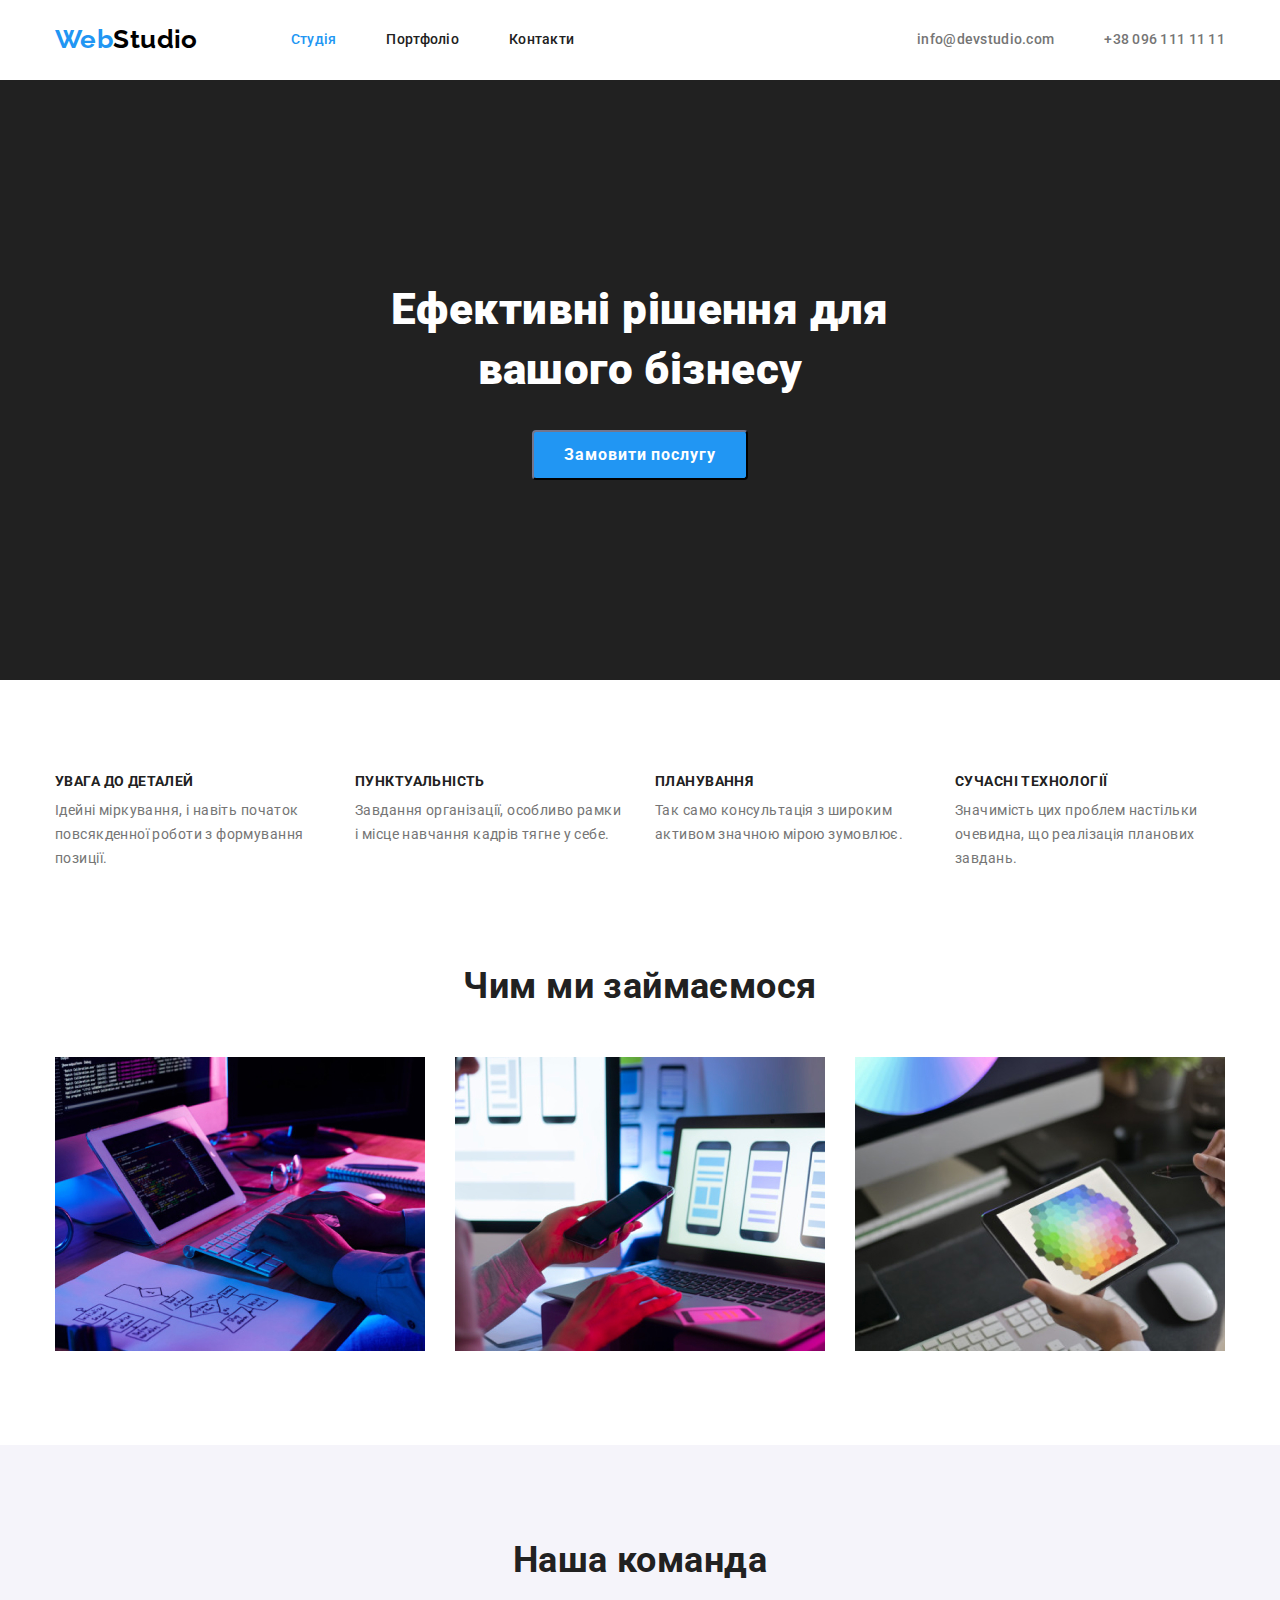
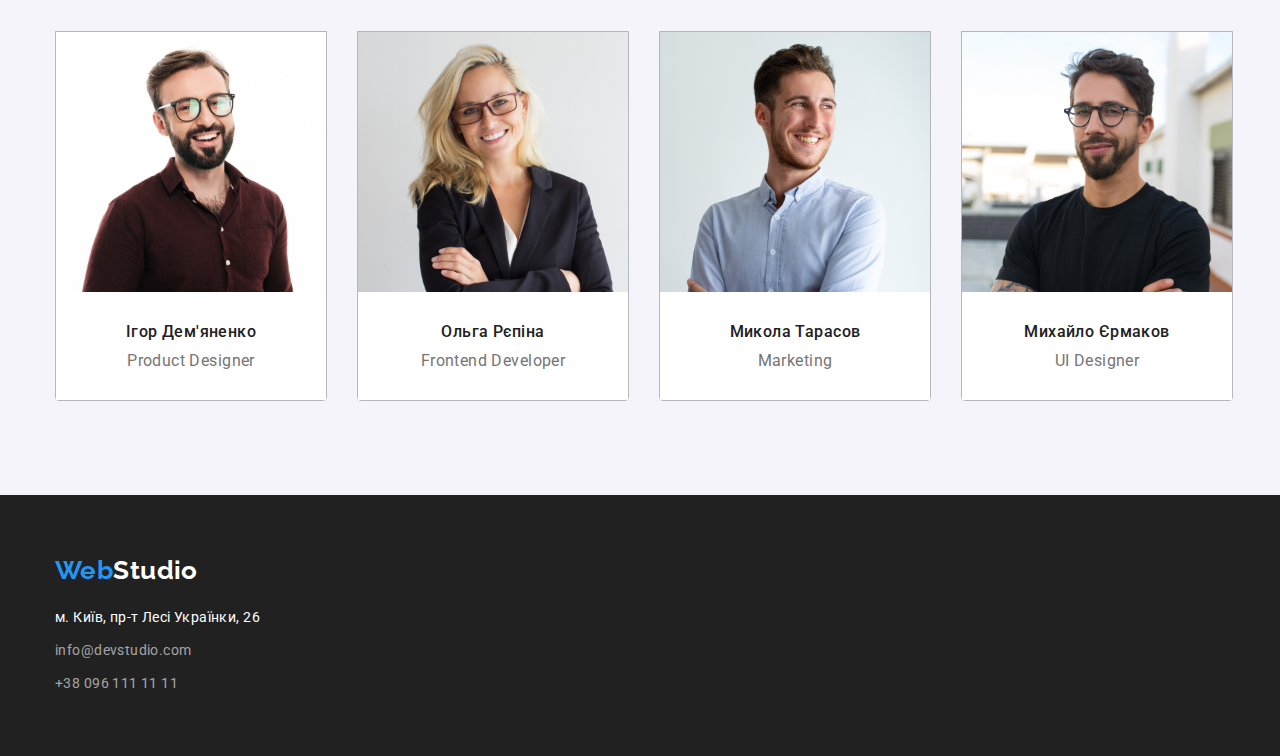
<file: index.html>
<!DOCTYPE html>
<html lang="uk">
<head>
    <meta charset="UTF-8">
    <meta http-equiv="X-UA-Compatible" content="IE=edge">
    <meta name="viewport" content="width=device-width, initial-scale=1.0">
    <title>Document</title>
    <link rel="preconnect" href="https://fonts.googleapis.com">
    <link rel="preconnect" href="https://fonts.gstatic.com" crossorigin>
    <link href="https://fonts.googleapis.com/css2?family=Raleway:wght@700&family=Roboto:wght@400;500;700;900&display=swap" rel="stylesheet">
    <link rel="stylesheet" href="https://cdnjs.cloudflare.com/ajax/libs/modern-normalize/1.1.0/modern-normalize.min.css">
    <link rel="stylesheet" href="./css/style.css" type="text/css">
</head>
<body>
    <header>
        <div class="header-conteiner container">
        <a class="logo logo-header" href=""><span class="logo logo-first">Web</span><span class="logo logo-second">Studio</span></a>
            <!-- navigation -->
            <nav class="header">
            <ul class="site-nav list">
                    <li class="site-nav item"><a href="./index.html" class="site-nav-link current link">Студія</a></li>
                    <li class="site-nav item"><a href="./portfolio.html" class="site-nav-link link">Портфоліо</a></li>
                    <li class="site-nav item"><a href="" class="site-nav-link link">Контакти</a></li>
            </ul>
        </nav>
        <!-- <group contacts"> -->
        <ul class="auth-nav list">
            <li>
            <a  class="mail link" href="mailto:info@devstudio.com">info@devstudio.com</a>
            </li>
            <li>
            <a class="tel link" href="tel:+380961111111" >+38 096 111 11 11</a>
            </li>
        </ul>
       </div>
    </header>
    <main>
        <section class="idea">
            <div class="container">
            <h1 class="idea-title">Ефективні рішення для<br> вашого бізнесу</h1>
            <button class ="idea-btn btn" type="button">Замовити послугу</button>
            </div>
        </section>
        <section class="priority">
            <div class="container">
            <h2 class="visually-hidden">Priority</h2>
            <ul class="priority-container list">
                <li>
                    <h3 class="priority-title">УВАГА ДО ДЕТАЛЕЙ</h3>
                    <p  class="priority-descr">Ідейні міркування, і навіть початок повсякденної роботи з формування позиції.</p>
                </li>
                <li>
                    <h3 class="priority-title">ПУНКТУАЛЬНІСТЬ</h3>
                    <p class="priority-descr">Завдання організації, особливо рамки і місце навчання кадрів тягне у себе.</p>
                </li>
                <li>
                    <h3 class="priority-title">ПЛАНУВАННЯ</h3>
                    <p class="priority-descr">Так само консультація з широким активом значною мірою зумовлює.</p>
                </li>
                <li>
                    <h3 class="priority-title">СУЧАСНІ ТЕХНОЛОГІЇ</h3>
                    <p class="priority-descr">Значимість цих проблем настільки очевидна, що реалізація планових завдань.</p>
                </li>
            </ul>
            </div>
        </section>
        <section class="job">
            <div class="container">
            <h2 class="job-title">Чим ми займаємося</h2>
            <ul class="job-container list">
                <li>
                <img class="job-img" src="./images/code.jpeg" alt="code" width="370">
                </li>
                <li>
                <img class="job-img" src="./images/support.jpeg" alt="support" width="370">
                </li>
                <li>
                <img class="job-img" src="./images/technology.jpeg" alt="technology" width="370">
                </li>
        </ul>
            </div>
        </section>
        <section class="team">
         <div class="container">
            <h2 class="team-title">Наша команда</h2>
            <ul class="team-container list">
                <li class="team-list">
                    <img class="team-img" src="./images/demiyanenko.jpeg" alt="desiner Igor Demiyanenko" width="270">
                    <div class="team-block">
                    <h3 class="team-person">Ігор Дем'яненко</h3>
                    <p class="team-job">Product Designer</p>
                    <a href="./icon-social/facebook.svg"></a>
                    <a href=""></a>
                    <a href=""></a>
                    <a href=""></a>

                    </div>
                </li>
                <li class="team-list">
                    <img class="team-img" src="./images/repina.jpeg" alt="developer Olga Repina" width="270">
                    <div class="team-block">
                    <h3 class="team-person">Ольга Рєпіна</h3>
                    <p class="team-job">Frontend Developer</p>
                    </div>
                </li>
                <li class="team-list">
                    <img class="team-img" src="./images/tarasov.jpeg" alt="marketing Mukola Tarasov" width="270">
                    <div class="team-block">
                    <h3 class="team-person">Микола Тарасов</h3>
                    <p class="team-job">Marketing</p>
                    </div>
                </li>
                <li class="team-list">
                    <img class="team-img" src="./images/ermakov.jpeg" alt="desiner Muchailo Ermakov" width="270">
                    <div class="team-block">
                    <h3 class="team-person">Михайло Єрмаков</h3>
                    <p class="team-job">UI Designer</p>
                    </div>
                </li>
            </ul>
        </div>    
        </section>
    </main>
    <footer class="footer">
        <div class="container">
        <a class="logo-footer logo link" href=""> <span class="logo logo-first">Web</span><span class="logo logo-third">Studio</span></a>
        <address>
        <ul class="adress list">
            <li class="adress-item">
                <a class="adress-post link" href="#">м. Київ, пр-т Лесі Українки, 26</a> 
            </li>
            <li class="adress-item">
                <a class="contact link" href="mailto:info@devstudio.com">info@devstudio.com</a>
            </li>
            <li class="adress-item">
                <a class="contact link" href="tel:+380961111111">+38 096 111 11 11</a>
            </li>
        </ul>
        </address>
        </div>
    </footer>
</body>
</html>
</file>
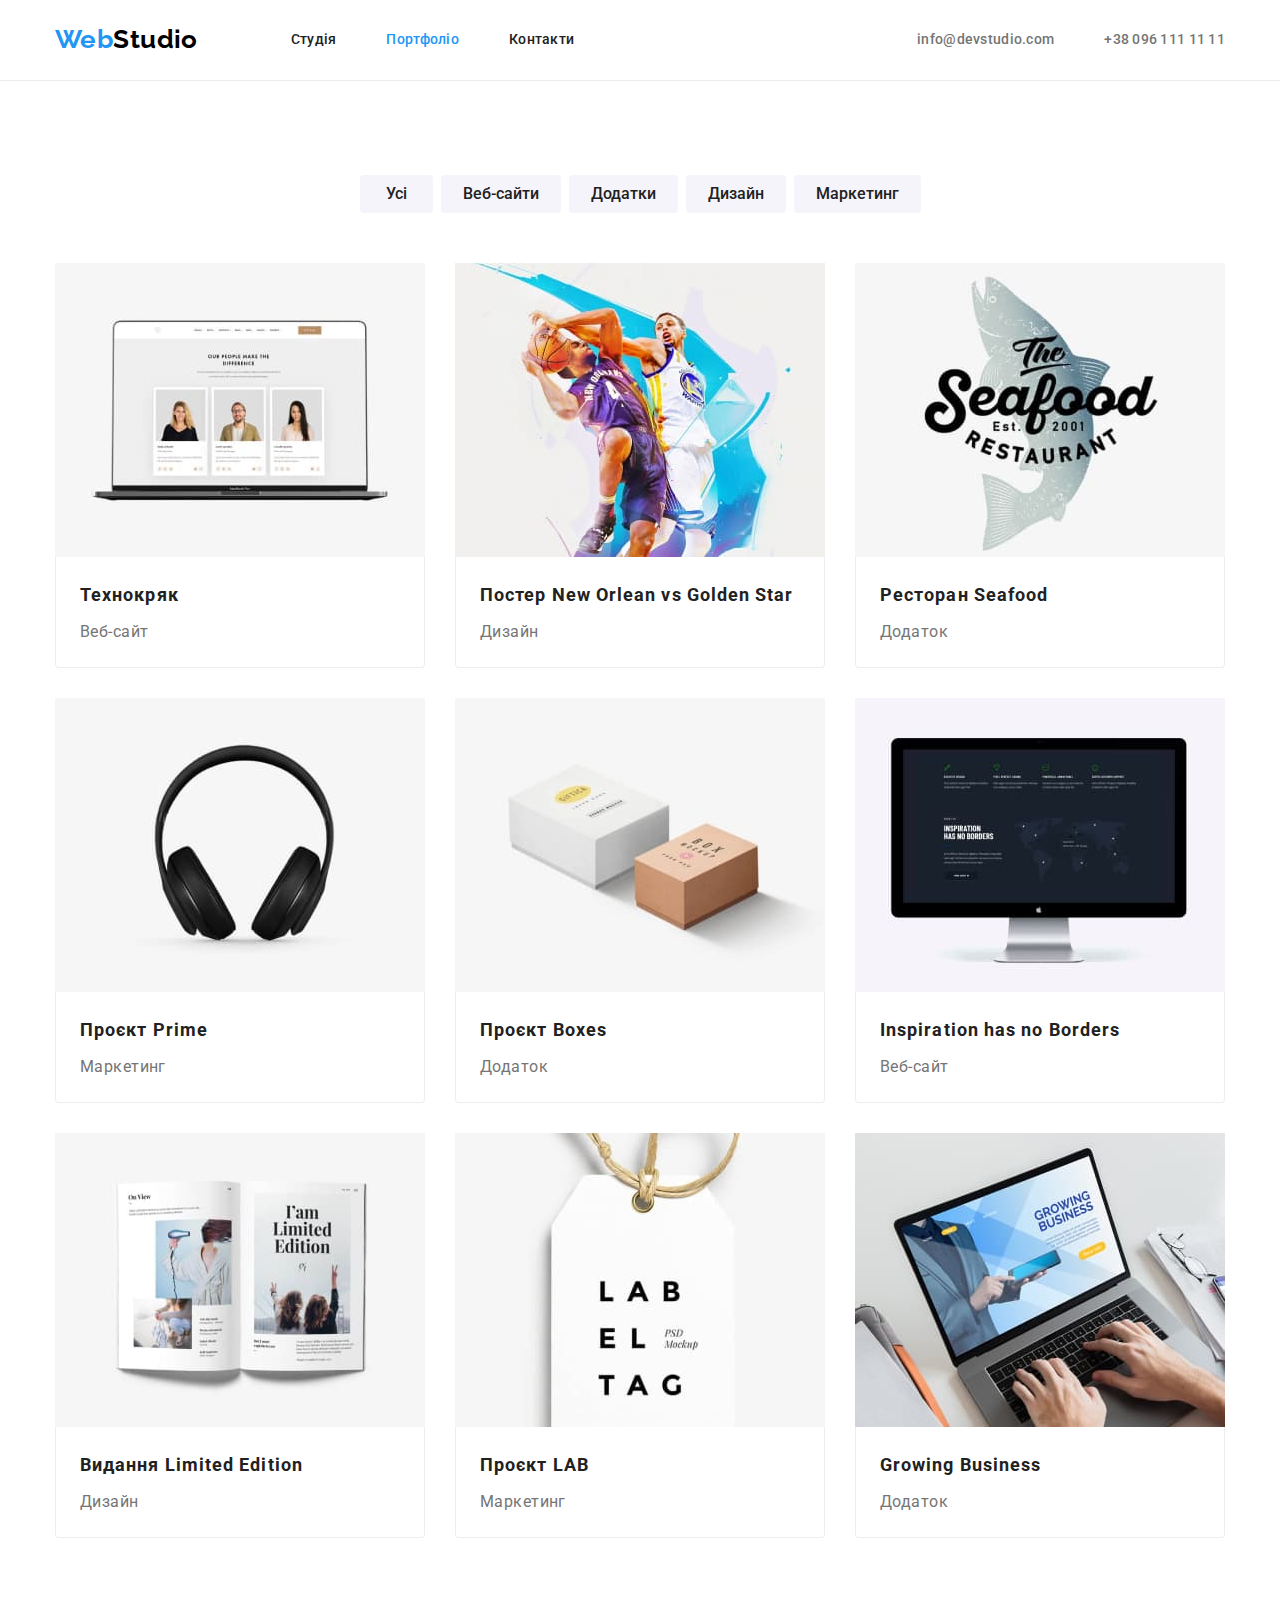
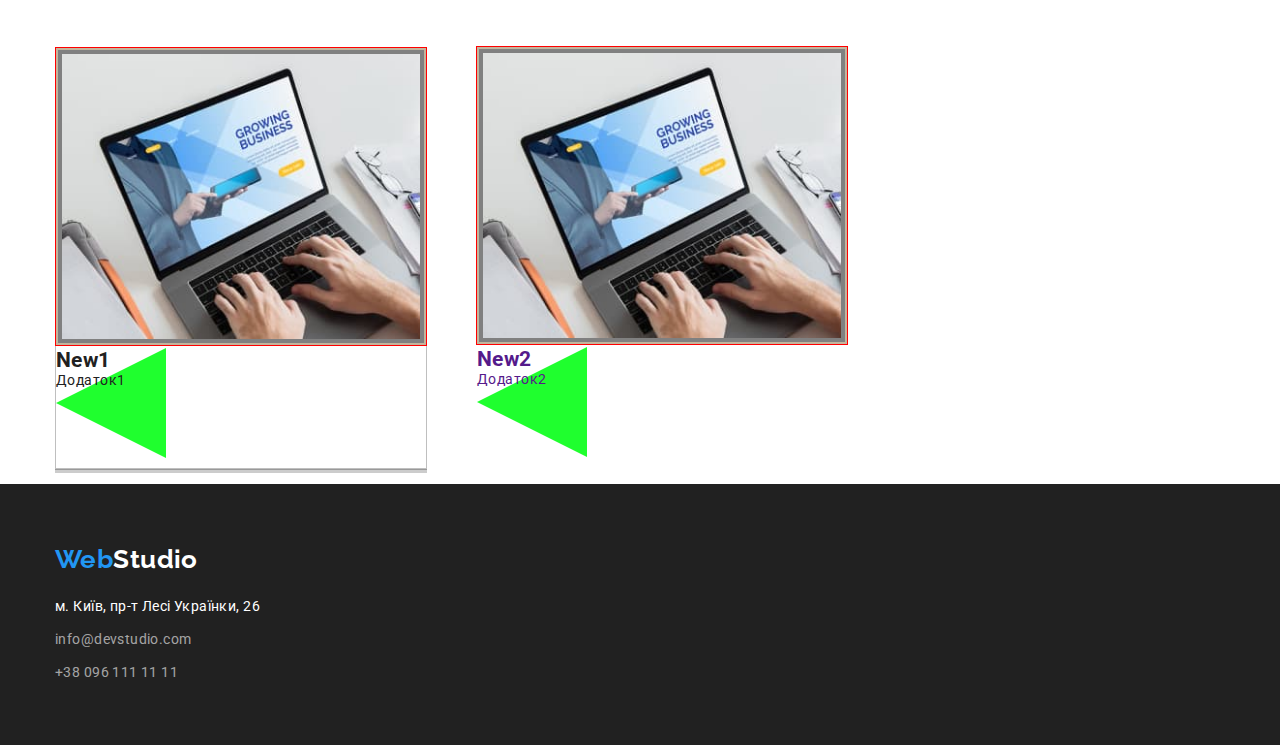
<file: portfolio.html>
<!DOCTYPE html>
<html lang="uk">
<head>
    <meta charset="UTF-8">
    <meta http-equiv="X-UA-Compatible" content="IE=edge">
    <meta name="viewport" content="width=device-width, initial-scale=1.0">
    <title>Document</title>
    <link rel="preconnect" href="https://fonts.googleapis.com">
    <link rel="preconnect" href="https://fonts.gstatic.com" crossorigin>
    <link href="https://fonts.googleapis.com/css2?family=Raleway:wght@700&family=Roboto:wght@400;500;700;900&display=swap" rel="stylesheet">
    <link rel="stylesheet" href="https://cdnjs.cloudflare.com/ajax/libs/modern-normalize/1.1.0/modern-normalize.min.css">
    <link rel="stylesheet" href="./css/style.css" type="text/css">
</head>
<body>
    <header class="header-border">
        <div class="header-conteiner container">
        <a class="logo logo-header" href=""><span class="logo logo-first">Web</span><span class="logo logo-second">Studio</span></a> 
        <nav class="header"> 
            <ul class="site-nav list">
                    <li class="site-nav item"><a href="./index.html" class="site-nav-link link">Студія</a></li>
                    <li class="site-nav item"><a href="./portfolio.html" class="site-nav-link current link">Портфоліо</a></li>
                    <li class="site-nav item"><a href="" class="site-nav-link link">Контакти</a></li>
            </ul>
        </nav>
        <!-- <div class="header-group"> -->
        <ul class="auth-nav list">
            <li>
            <a  class="mail link" href="mailto:info@devstudio.com">info@devstudio.com</a>
            </li>
            <li>
            <a class="tel link" href="tel:+380961111111" >+38 096 111 11 11</a>
            </li>
        </ul>
        <!-- </div> -->
       </div>
    </header>
    <main>
        <section class="choise">
        <div class="choise-container container">    
            <h1 class="visually-hidden">Choise projects</h1>
            <ul class="choise-list-container list"> 
                <li class="choise-item">
                    <button class="choise-btn btn" type="button">Усі</button>
                </li>
                <li class="choise-item">
                    <button class="choise-btn btn" type="button">Веб-сайти</button>
                </li> 
                <li class="choise-item">
                    <button class="choise-btn btn"  type="button">Додатки</button>
                </li>
                <li class="choise-item">
                    <button class="choise-btn btn" type="button">Дизайн</button>
                </li>
                <li class="choise-item">
                    <button class="choise-btn btn" type="button">Маркетинг</button>
                </li>
            </ul>
            <ul class="choise-project list">
            <li class="choise-project-item">
                <a href="" class="project-link link">
                <img class="project-img" src="./images/web1.jpeg" alt="Techno" width="370">   
                <div class="project-wrapper">
                    <h2 class="project-title">Технокряк</h2> 
                    <p class="project-type">Веб-сайт</p>
                </div>
                </a>
            </li>
            <li class="choise-project-item">
                <a href="" class="project-link link">
                 <img class="project-img" src="./images/poster1.jpeg" alt="Poster" width="370"> 
                <div class="project-wrapper">
                    <h2 class="project-title">Постер New Orlean vs Golden Star</h2>
                    <p class="project-type">Дизайн</p>
                </div>
                </a>
            </li>
            <li class="choise-project-item">
                <a href="" class="project-link link">
                <img class="project-img" src="./images/resto1.jpeg" alt="Restoran" width="370" >
                <div class="project-wrapper">
                    <h2 class="project-title">Ресторан Seafood</h2> 
                    <p class="project-type">Додаток</p>
                </div>
                </a>
            </li>
            <li class="choise-project-item">
                <a href="" class="project-link link">
                <img class="project-img" src="./images/prime1.jpeg" alt="Project prime" width="370"> 
                <div class="project-wrapper">
                    <h2 class="project-title">Проєкт Prime</h2>
                    <p class="project-type">Маркетинг</p>
                </div>
                </a>
            </li>
            <li class="choise-project-item">
                <a href="" class="project-link link">
                <img class="project-img" src="./images/box1.jpeg" alt="project boxes" width="370"> 
                <div class="project-wrapper">    
                    <h2 class="project-title">Проєкт Boxes</h2>
                    <p class="project-type">Додаток</p>
                </div>
                </a>
            </li>
            <li class="choise-project-item">
                <a href="" class="project-link link">
                <img class="project-img" src="./images/inspiration1.jpeg" alt="No borders" width="370"> 
                <div class="project-wrapper">   
                    <h2 class="project-title">Inspiration has no Borders</h2>
                    <p class="project-type">Веб-сайт</p>
                </div>
                </a>
            </li>
            <li class="choise-project-item">
                <a  href="" class="project-link link">
                <img class="project-img" src="./images/editionlimited1.jpeg" alt="Limited Edition" width="370">
                <div class="project-wrapper">
                    <h2 class="project-title">Видання Limited Edition</h2>
                    <p class="project-type">Дизайн</p>
                </div>
                </a>
            </li>
            <li class="choise-project-item">
                <a href="" class="project-link link">
                <img class="project-img" src="./images/lab1.jpeg" alt="Project LAB" width="370"> 
                <div class="project-wrapper">
                    <h2 class="project-title">Проєкт LAB</h2>
                    <p class="project-type">Маркетинг</p>
                </div>
                </a>
            </li>
            <li class="choise-project-item">
                <a href="" class="project-link link">
                <img class="project-img" src="./images/bisnessgrow1.jpeg" alt="Growing Business" width="370">
                <div class="project-wrapper">
                    <h2 class="project-title">Growing Business</h2>
                    <p class="project-type">Додаток</p>
                </div>
                </a>
            </li>
            </ul>
        </div>
        </section>
        <section class="new container">
            <ul class="new-list list">
                <li class="new-item">
                    <a href="" class=" link">
                        <img class="new-img" src="./images/bisnessgrow1.jpeg" alt="img1" width="370">
                    </a>
                        <div class="new-wrapper">
                            <h2 class="new-title">New1</h2>
                            <p class="new-type">Додаток1</p>
                        </div>
                       
                </li>
                <li class="new-item-border">
                    <a href="" class="link">
                        <img class="new-img" src="./images/bisnessgrow1.jpeg" alt="img1" width="370">
                        <div class="new-wrapper">
                            <h2 class="new-title">New2</h2>
                            <p class="new-type">Додаток2</p>
                        </div>
                        </a>
                </li>
            </ul>
        </section>
    </main>
    <footer class="footer">
        <div class="container">
        <a class="logo-footer logo link" href=""> <span class="logo logo-first">Web</span><span class="logo logo-third">Studio</span></a>
        <address>
            <ul class="adress list">
                <li class="adress-item">
                    <a class="adress-post link" href="#">м. Київ, пр-т Лесі Українки, 26</a> 
                </li>
                <li class="adress-item">
                    <a class="contact link" href="mailto:info@devstudio.com">info@devstudio.com</a>
                </li>
                <li class="adress-item">
                    <a class="contact link" href="tel:+380961111111">+38 096 111 11 11</a>
                </li>
            </ul>
            </address>
        </div>
    </footer>
    </body>
    </html>
</file>
<file: css/style.css>
/* main color text #212121 */
/* another color text #757575 */
/* white color text  #FFFFFF   */  
/* link  #2196F3  */
/* another link rgba(255, 255, 255, 0.6 */
:root {
    --main-text-color:#212121;
    --secondary-text-color:#757575;
    --accent-text-color:#2196F3;
    --white-text-color:#FFFFFF ;
    --card-gap:30px;
}
/*body*/
body {
    font-family: 'Roboto', sans-serif;
    font-size: 14px;
    letter-spacing: 0.03em;
    color:var(--main-text-color);
}
/* reset*/

.list {
    list-style: none;
    padding: 0;
    margin: 0;
}
h1, h2, h3, h4, h5, h6, p {
    margin: 0;
}

/* /reset  */

.container {
    width: 1200px;
    margin-left: auto;
    margin-right: auto;
    padding-right: 15px;
    padding-left: 15px;

}

/*header*/
.header {
    display:flex;
    align-items: center;
    
    background-color: var(--white-text-color);
}
.header-border {
    border-bottom: 1px solid #ECECEC;   
}
.header-conteiner {
    display:flex;
    align-items: center;

}

/*logo*/

.logo {
    
    font-family: 'Raleway', sans-serif;
    font-weight: 700;
    font-size: 26px;
    line-height: 1.19;
    text-decoration: none;
}

.logo-header {
    display:block;
    margin-right: 93px;
    padding-top: 24px;
    padding-bottom: 25px;
    
}

.logo-first {
    color: var(--accent-text-color);
}

.logo-second {
    color:#000000
}
.logo-third {
    color: var(--white-text-color);
}
 
/*page navigation*/
.site-nav {
    display:flex;
    align-items: center;
    font-weight: 500;
    line-height: 1.14;
    letter-spacing: 0.02em
}
.link {
    text-decoration:none;
}

.site-nav-link {
    display:block;
    padding-top: 32px;
    padding-bottom: 32px;
    color:var(--main-text-color);
}
.site-nav-link.current {
    color:var(--accent-text-color)
}
.site-nav .link:hover, .site-nav .link:focus {
    color: var(--accent-text-color);
}

.site-nav .item+.item {
    margin-left: 50px;
}


.auth-nav {
    display:flex;
    align-items: center;
    margin-left: auto;
    padding-top: 32px;
    padding-bottom: 32px;
    font-weight: 500;
    line-height: 1.14;
    letter-spacing: 0.02em;
}
 .auth-nav .link:hover, .auth-nav .link:focus {
   color: var(--accent-text-color) ;
 }

.mail {
    display:block;
    margin-right: 50px;
    color: var(--secondary-text-color);
}

.tel {
    display:block;
    
    color:var(--secondary-text-color);

}

/*title section*/

.idea {
    /*display: inline-block;*/
    padding-top: 200px;
    padding-bottom: 200px;

    text-align: center;
    background-color: #212121; 
}
.idea-title {
    
    margin-right: auto;
    margin-bottom: 30px;
    margin-left: auto;
    font-weight: 900;
    font-size: 44px;
    line-height: 1.36;
    color: var(--white-text-color);

}
/*button order*/
.idea-btn {
    display:flex;
    align-items: center;
    justify-content: center;
    width: 216px;
    height: 50px;
    border-color: #2F303A;
    border-radius: 4px;
    font-weight: 700;
    font-size: 16px;
    line-height: 1.88;
    letter-spacing: 0.06em;
    color: var(--white-text-color);
    background-color: var(--accent-text-color);
}
.btn {
    display: inline-block;
    font-family: inherit;
    cursor: pointer;
}
.idea-btn:hover,.idea-btn:focus {
    background-color: #188CE8;
}
/*section priority*/
.visually-hidden {
    position: absolute;
    width: 1px;
    height: 1px;
    margin: -1px;
    border: 0;
    padding: 0;
    
    white-space: nowrap;
    clip-path: inset(100%);
    clip: rect(0 0 0 0);
    overflow: hidden;
  }

.priority {
    
    padding-top: 94px;
    padding-bottom: 94px;

}
.priority-title {
    margin-bottom: 10px;
    font-size: 14px;
}
.list .priority-title {
    font-weight: 700;
    line-height: 1.1;
}
.list .priority-descr {
    font-weight: 400;
    line-height: 1.71;
    color:var(--secondary-text-color);
}

.priority-descr {
    width: 270px;
}

.priority-container {
    display: flex;
    gap: 30px;
}
/*section job*/

.job {
    padding-bottom: 94px;
}

.job-title {
    margin-bottom: 50px;
    font-weight: 700;
    font-size: 36px;
    line-height: 1.17;
    text-align: center;
}

.job-img {
    display:block;
}

.job-container {
    display:flex;
    gap: 30px;
}
/*section team*/
.team {
    padding-top: 94px;
    padding-bottom: 94px;
    background: #F5F4FA;
}
.team-title {
    margin-bottom: 50px;
    font-weight: 700;
    font-size: 36px;
    line-height: 1.17;
    text-align: center;
}
.team-img {
    display:block;
}
.team-person {
    margin-bottom: 10px;
    font-weight: 500;
    font-size: 16px;
    line-height: 1.19;
    text-align: center;
}
.team-job {
    font-weight: 400;
    font-size: 16px;
    line-height: 1.19;
    text-align: center;
    color: var(--secondary-text-color);
}
.team-block {
    padding-top: 30px;
    padding-bottom: 30px;

    background-color: var(--white-text-color);
   

}
.team-container {
    display: flex;
    gap: 30px;

} 

.team-list {
    border: 1px solid rgba(0, 0, 0, 0.25);
    border-bottom-right-radius: 4px;
    border-bottom-left-radius: 4px;
   
}

/* footer contacts*/
.footer {
    padding-top: 60px;
    padding-bottom: 60px;
    background-color: #212121; 
}

.logo-footer {
    display:block;
    margin-bottom: 20px;
}
.adress {
    font-style: normal;
    font-weight: 400;
    line-height: 1.71;
}
.adress-post {
    color: var(--white-text-color);
}
.contact {
    color: rgba(255, 255, 255, 0.6);
}
.adress .link:hover,.adress .link:focus {
    color: var(--accent-text-color);
}
.adress-post, .contact {
    display:block;
}

.adress-item:not(:last-child) {
    margin-bottom: 9px;
}

/*portfolio main*/
/*section choise*/
.choise {
    padding-top: 94px;
    padding-bottom: 94px;
    
}

.choise-list-container {
    display:flex;
    justify-content: center;
    margin-bottom: 50px;
}
.choise-item:not(:last-child) {
    margin-right: 8px;
}
.choise-btn {
    padding-top: 6px;
    padding-right: 22px;
    padding-bottom: 6px;
    padding-left: 22px;
    min-width: 73px;
    border: none;
    border-radius: 4px;
    font-weight: 500;
    font-size: 16px;
    line-height: 1.63;
    text-align: center;
    color:var(--main-text-color);
    background-color: #F5F4FA;
}

.list .choise-btn:hover, .list .choise-btn:focus {
    color: var(--white-text-color);
    background-color: var(--accent-text-color);
}
.choise-project {
    display:flex;
    flex-wrap: wrap;
    gap:var(--card-gap);
}
.project-wrapper {
    padding: 20px 24px;
    border: 1px solid #EEEEEE;
    border-top: none;
    border-bottom-right-radius: 4px;
    border-bottom-left-radius: 4px;
}

.choise-project-item {
    
    flex-basis: calc((100% - var(--card-gap)*2)/3);
}


.project-title {
    margin-bottom: 4px;
    font-weight: 700;
    font-size: 18px;
    line-height: 2.0;
    letter-spacing: 0.06em;
    color: var(--main-text-color);
}

.project-type {
    font-weight: 400;
    font-size: 16px;
    line-height: 1.88;
    color:var(--secondary-text-color);
}

.project-img, .project-link {
    display: block;
}

/********new*******/
.new {
    padding: 15px;
}
.new-list  {
    position: relative;
    display: flex;
    gap: 50px;
}
.new-wrapper {
    
    height: 120px;

}
.new-item  {
    display: block;
    border: 1px solid rgba(0, 0, 0, 0.25);
    box-shadow:0 4px rgb(0 0 0 / 20%), 0 1px rgb(0 0 0 / 14%), 0 1px rgb(0 0 0 / 12%);
}
.new-wrapper::before {
    position: absolute;
    content: '';
    width: 0;
    height: 0;
    border-style: solid;
    border-width: 55px 110px 55px 0;
    border-color: transparent #1fff2e transparent transparent;
    z-index: -1;
}
.new-wrapper:hover .new-wrapper::before {

    border-right-color: red;
}

.new-item::before, .new-item::after {
    content: ''; /* Вывод тени */
    position: absolute; /* Абсолютное позиционирование */
    bottom: 0; /* Положение снизу */
    left: 0; /* Положение слева */
    width: 50%; /* Ширина тени */
    max-width: 100%; /* Максимальная ширина тени */
    height: 15px; /* Высота тени */
    /*box-shadow: 0 15px 10px rgba(0,0,0,0.5);*/ /* Тень */
    transform: rotate(-3deg); /* Поворот */
    z-index: -1; /* Опускаем ниже блока */
   }

.new-item::after {
    transform: rotate(3deg); /* Поворот */
    right: 0; /* Положение справа */
    left: auto; /* Восстанавливаем положение слева */
   }
.new-img {
    display: inline-block;
    position: relative;
    outline: 1px solid red;
}
.new-img, .new-img::after {
    padding: 4px; /* Толщина внутренней рамки */
    background: gray; /* Цвет внутренней рамки */
    border: 2px solid #c2b59d; /* Параметры рамки */
    box-sizing: border-box; /* Не учитываем padding */
   
}


.new-img:after {
    content: ''; /* Выводим рамку */
    position: absolute; /* Абсолютное позиционирование */
    left: 0; top: 0; /* Положение */
    width: 100%; height: 100%; /* Размеры */
   
    z-index: -1; /* Опускаем вниз */
    transform: rotate(-10deg); /* Поворачиваем */
   }
</file>
